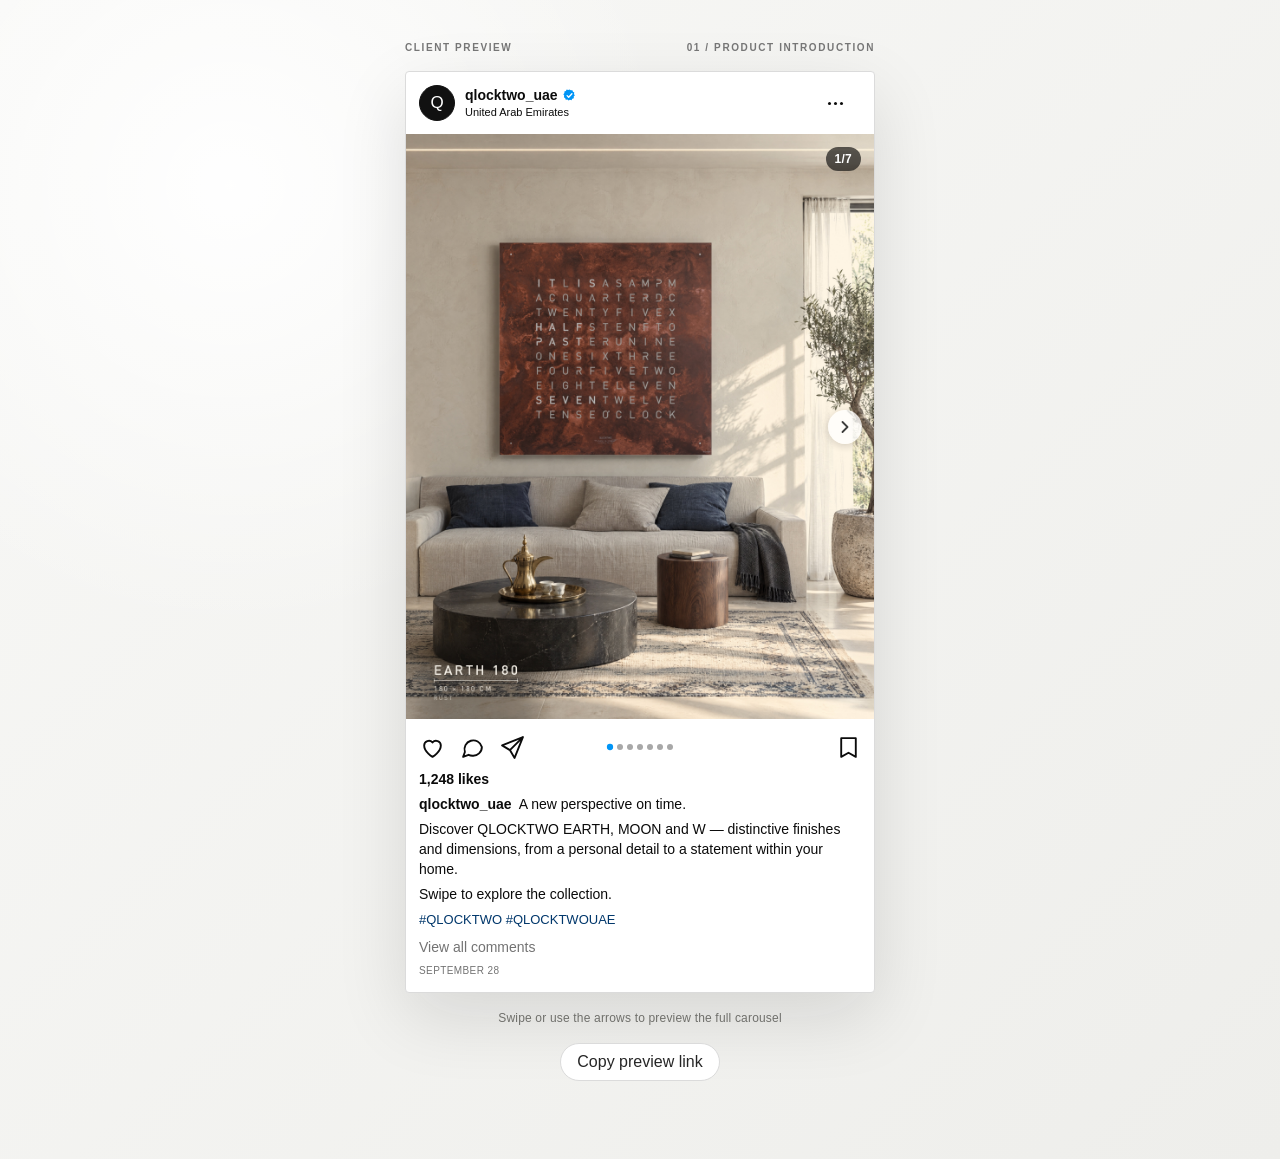
<file: index.html>
<!DOCTYPE html>
<html lang="en">
<head>
  <meta charset="UTF-8">
  <meta name="viewport" content="width=device-width, initial-scale=1.0, viewport-fit=cover">
  <meta name="theme-color" content="#fafafa">
  <meta name="description" content="QLOCKTWO UAE — Instagram carousel client preview">
  <title>QLOCKTWO UAE — Carousel Preview</title>
  <link rel="stylesheet" href="./assets/index-lr4tu1bU.css">
  <style>
    .slide img { object-fit: contain; }
    .nav-button { z-index: 2; touch-action: manipulation; }
    .nav-button svg { pointer-events: none; }
    .share-preview { border: 1px solid #dbdbdb; border-radius: 20px; padding: 9px 16px; background: #fff; color: #262626; cursor: pointer; }
    .share-status { min-height: 18px; margin: 0; color: #737373; font-size: 12px; text-align: center; }
    @media (max-width: 540px) { .nav-button { display: grid; width: 30px; height: 30px; } .share-preview { display: block; margin: 16px auto 8px; } }
  </style>
</head>
<body>
  <main class="page-shell">
    <div class="preview-label" aria-hidden="true">
      <span>CLIENT PREVIEW</span>
      <span>01 / PRODUCT INTRODUCTION</span>
    </div>

    <article class="post" aria-label="QLOCKTWO UAE Instagram post preview">
      <header class="post-header">
        <div class="avatar" aria-hidden="true">Q</div>
        <div class="account">
          <div class="account-name">
            <strong>qlocktwo_uae</strong>
            <svg class="verified" viewBox="0 0 24 24" aria-label="Verified account"><path d="M12 2.2l2.1 1.45 2.55-.18.92 2.38 2.16 1.36-.57 2.5 1.34 2.17-1.73 1.9.18 2.55-2.38.92-1.36 2.16-2.5-.57-2.17 1.34-1.9-1.73-2.55.18-.92-2.38-2.16-1.36.57-2.5L2.2 9.99l1.73-1.9-.18-2.55 2.38-.92 1.36-2.16 2.5.57L12 2.2z"/><path class="check" d="M8.2 12.2l2.45 2.45 5.2-5.3"/></svg>
          </div>
          <span class="location">United Arab Emirates</span>
        </div>
        <button class="icon-button more" type="button" aria-label="More options">
          <span></span><span></span><span></span>
        </button>
      </header>

      <section class="carousel" aria-roledescription="carousel" aria-label="QLOCKTWO product collection">
        <div class="slides" id="slides">
          <figure class="slide">
            <img src="./assets/final-2026-09-28/01_EARTH180_Rust.jpg" alt="QLOCKTWO EARTH 180 Rust, 180 × 180 CM, in an Emirati majlis" width="2160" height="2700" fetchpriority="high" draggable="false">
          </figure>
          <figure class="slide">
            <img src="./assets/final-2026-09-28/02_EARTH90_Glintscape.jpg" alt="QLOCKTWO EARTH 90 Glintscape, 90 × 90 CM, in the living room" width="2160" height="2700" draggable="false">
          </figure>
          <figure class="slide">
            <img src="./assets/final-2026-09-28/03_EARTH45_StainlessSteel.jpg" alt="QLOCKTWO EARTH 45 Stainless Steel, 45 × 45 CM, in the kitchen" width="2160" height="2700" draggable="false">
          </figure>
          <figure class="slide">
            <img src="./assets/final-2026-09-28/04_EARTH13.5_Rust.jpg" alt="QLOCKTWO EARTH 13.5 Rust, 13.5 × 13.5 CM, beside the bed" width="2160" height="2700" draggable="false">
          </figure>
          <figure class="slide">
            <img src="./assets/final-2026-09-28/05_MOON180_Nightfall-MoonGold.jpg" alt="QLOCKTWO MOON 180 Nightfall Moon Gold" width="2160" height="2700" draggable="false">
          </figure>
          <figure class="slide">
            <img src="./assets/final-2026-09-28/06_MOON90_Midnight-Gold.jpg" alt="QLOCKTWO MOON 90 Midnight Gold" width="2160" height="2700" draggable="false">
          </figure>
          <figure class="slide">
            <img src="./assets/final-2026-09-28/08_W_BlackSteel_English.jpg" alt="QLOCKTWO W Black Steel wristwatch with English face" width="2160" height="2700" draggable="false">
          </figure>
        </div>
        <div class="counter" aria-live="polite"><span id="current-slide">1</span>/<span id="total-slides">7</span></div>
        <button class="nav-button previous" id="previous" type="button" aria-label="Previous slide">
          <svg viewBox="0 0 24 24"><path d="M15 18l-6-6 6-6"/></svg>
        </button>
        <button class="nav-button next" id="next" type="button" aria-label="Next slide">
          <svg viewBox="0 0 24 24"><path d="M9 18l6-6-6-6"/></svg>
        </button>
        <div class="heart-burst" id="heart-burst" aria-hidden="true">
          <svg viewBox="0 0 24 24"><path d="M12 21s-8-4.8-8-11a4.5 4.5 0 018-2.8A4.5 4.5 0 0120 10c0 6.2-8 11-8 11z"/></svg>
        </div>
      </section>

      <section class="post-body">
        <div class="action-row">
          <div class="primary-actions">
            <button class="icon-button like-button" id="like" type="button" aria-label="Like post" aria-pressed="false">
              <svg viewBox="0 0 24 24"><path d="M12 21s-8-4.8-8-11a4.5 4.5 0 018-2.8A4.5 4.5 0 0120 10c0 6.2-8 11-8 11z"/></svg>
            </button>
            <button class="icon-button" type="button" aria-label="Comment">
              <svg viewBox="0 0 24 24"><path d="M21 11.5a8.4 8.4 0 01-9 8.4 9 9 0 01-3.8-.9L3 21l1.7-4.7A8.5 8.5 0 1121 11.5z"/></svg>
            </button>
            <button class="icon-button" type="button" aria-label="Share">
              <svg viewBox="0 0 24 24"><path d="M22 2L9.5 14.5M22 2l-8 20-4.5-7.5L2 10l20-8z"/></svg>
            </button>
          </div>
          <div class="dots" id="dots" role="tablist" aria-label="Choose a slide"></div>
          <button class="icon-button save" type="button" aria-label="Save post">
            <svg viewBox="0 0 24 24"><path d="M5 3h14v18l-7-4-7 4V3z"/></svg>
          </button>
        </div>

        <p class="likes"><span id="likes-count">1,248</span> likes</p>
        <div class="caption">
          <p><strong>qlocktwo_uae</strong> A new perspective on time.</p>
          <p>Discover QLOCKTWO EARTH, MOON and W — distinctive finishes and dimensions, from a personal detail to a statement within your home.</p>
          <p>Swipe to explore the collection.</p>
        </div>
        <p class="hashtags">#QLOCKTWO #QLOCKTWOUAE</p>
        <button class="comments" type="button">View all comments</button>
        <time datetime="2026-09-28">SEPTEMBER 28</time>
      </section>
    </article>

    <p class="swipe-note">Swipe or use the arrows to preview the full carousel</p>
    <button class="share-preview" id="share-preview" type="button">Copy preview link</button>
    <p class="share-status" id="share-status" role="status"></p>
  </main>
  <script>
    (() => {
      const slides = document.querySelector('#slides');
      const carousel = document.querySelector('.carousel');
      const previous = document.querySelector('#previous');
      const next = document.querySelector('#next');
      const currentLabel = document.querySelector('#current-slide');
      const dots = document.querySelector('#dots');
      const like = document.querySelector('#like');
      const likesCount = document.querySelector('#likes-count');
      const heartBurst = document.querySelector('#heart-burst');
      const totalSlides = slides.children.length;
      document.querySelector('#total-slides').textContent = totalSlides;
      let current = 0;
      let startX = 0;
      let dragX = 0;
      let isDragging = false;

      const dotButtons = Array.from({ length: totalSlides }, (_, index) => {
        const dot = document.createElement('button');
        dot.type = 'button';
        dot.className = 'dot';
        dot.setAttribute('role', 'tab');
        dot.setAttribute('aria-label', `Go to slide ${index + 1}`);
        dot.addEventListener('click', () => goTo(index));
        dots.append(dot);
        return dot;
      });

      function update() {
        slides.style.transform = `translateX(-${current * 100}%)`;
        currentLabel.textContent = String(current + 1);
        previous.disabled = current === 0;
        next.disabled = current === totalSlides - 1;
        dotButtons.forEach((dot, index) => {
          dot.classList.toggle('active', index === current);
          dot.setAttribute('aria-selected', String(index === current));
        });
      }

      function goTo(index) {
        current = Math.max(0, Math.min(totalSlides - 1, index));
        update();
      }

      function finishDrag() {
        if (!isDragging) return;
        isDragging = false;
        slides.classList.remove('dragging');
        const threshold = carousel.clientWidth * .1;
        if (dragX < -threshold) goTo(current + 1);
        else if (dragX > threshold) goTo(current - 1);
        else update();
        dragX = 0;
      }

      carousel.addEventListener('pointerdown', (event) => {
        if (event.target.closest('button') || !event.isPrimary || event.button !== 0) return;
        isDragging = true;
        startX = event.clientX;
        dragX = 0;
        slides.classList.add('dragging');
        carousel.setPointerCapture(event.pointerId);
      });

      carousel.addEventListener('pointermove', (event) => {
        if (!isDragging) return;
        dragX = event.clientX - startX;
        const offset = -current * carousel.clientWidth + dragX;
        slides.style.transform = `translateX(${offset}px)`;
      });

      carousel.addEventListener('pointerup', finishDrag);
      carousel.addEventListener('pointercancel', () => { isDragging = false; dragX = 0; slides.classList.remove('dragging'); update(); });
      carousel.addEventListener('lostpointercapture', finishDrag);
      previous.addEventListener('click', () => goTo(current - 1));
      next.addEventListener('click', () => goTo(current + 1));

      window.addEventListener('keydown', (event) => {
        if (event.key === 'ArrowLeft') goTo(current - 1);
        if (event.key === 'ArrowRight') goTo(current + 1);
      });

      function setLiked(nextLiked, showBurst = false) {
        like.classList.toggle('liked', nextLiked);
        like.setAttribute('aria-pressed', String(nextLiked));
        like.setAttribute('aria-label', nextLiked ? 'Unlike post' : 'Like post');
        likesCount.textContent = nextLiked ? '1,249' : '1,248';
        if (showBurst) {
          heartBurst.classList.remove('show');
          void heartBurst.offsetWidth;
          heartBurst.classList.add('show');
        }
      }

      like.addEventListener('click', () => setLiked(!like.classList.contains('liked')));
      carousel.addEventListener('dblclick', (event) => { if (!event.target.closest('button')) setLiked(true, true); });
      async function sharePreview() {
        const url = 'https://monmoneer.github.io/qlocktwo-uae-carousel-preview/?v=20260928';
        const status = document.querySelector('#share-status');
        try { await navigator.clipboard.writeText(url); status.textContent = 'Link copied — ready to share.'; }
        catch { status.textContent = url; }
      }
      document.querySelector('#share-preview').addEventListener('click', sharePreview);
      document.querySelector('[aria-label="Share"]').addEventListener('click', sharePreview);
      update();
    })();
  </script>
</body>
</html>
</file>
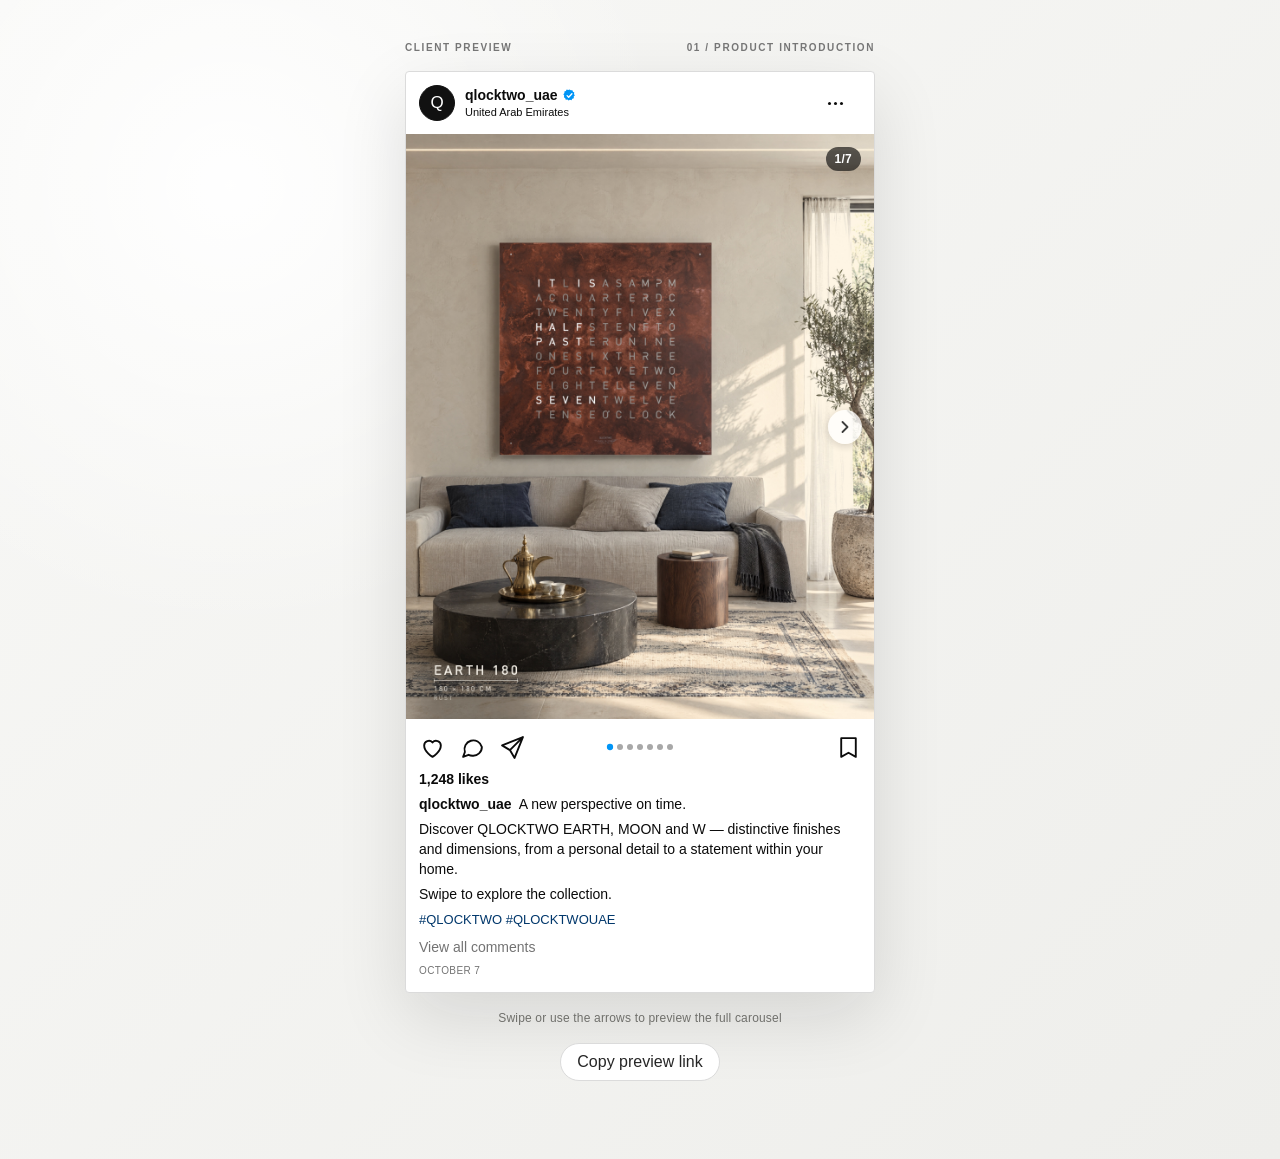
<file: collections-revised-20261007/index.html>
<!DOCTYPE html>
<html lang="en">
<head>
  <meta charset="UTF-8">
  <meta name="viewport" content="width=device-width, initial-scale=1.0, viewport-fit=cover">
  <meta name="theme-color" content="#fafafa">
  <meta name="description" content="QLOCKTWO UAE — Instagram carousel client preview">
  <title>QLOCKTWO UAE — Collections · Revised October 7</title>
  <link rel="stylesheet" href="../assets/index-lr4tu1bU.css">
  <style>
    .slide img { object-fit: contain; }
    .nav-button { z-index: 2; touch-action: manipulation; }
    .nav-button svg { pointer-events: none; }
    .share-preview { border: 1px solid #dbdbdb; border-radius: 20px; padding: 9px 16px; background: #fff; color: #262626; cursor: pointer; }
    .share-status { min-height: 18px; margin: 0; color: #737373; font-size: 12px; text-align: center; }
    @media (max-width: 540px) { .nav-button { display: grid; width: 30px; height: 30px; } .share-preview { display: block; margin: 16px auto 8px; } }
  </style>
</head>
<body>
  <main class="page-shell">
    <div class="preview-label" aria-hidden="true">
      <span>CLIENT PREVIEW</span>
      <span>01 / PRODUCT INTRODUCTION</span>
    </div>

    <article class="post" aria-label="QLOCKTWO UAE Instagram post preview">
      <header class="post-header">
        <div class="avatar" aria-hidden="true">Q</div>
        <div class="account">
          <div class="account-name">
            <strong>qlocktwo_uae</strong>
            <svg class="verified" viewBox="0 0 24 24" aria-label="Verified account"><path d="M12 2.2l2.1 1.45 2.55-.18.92 2.38 2.16 1.36-.57 2.5 1.34 2.17-1.73 1.9.18 2.55-2.38.92-1.36 2.16-2.5-.57-2.17 1.34-1.9-1.73-2.55.18-.92-2.38-2.16-1.36.57-2.5L2.2 9.99l1.73-1.9-.18-2.55 2.38-.92 1.36-2.16 2.5.57L12 2.2z"/><path class="check" d="M8.2 12.2l2.45 2.45 5.2-5.3"/></svg>
          </div>
          <span class="location">United Arab Emirates</span>
        </div>
        <button class="icon-button more" type="button" aria-label="More options">
          <span></span><span></span><span></span>
        </button>
      </header>

      <section class="carousel" aria-roledescription="carousel" aria-label="QLOCKTWO product collection">
        <div class="slides" id="slides">
          <figure class="slide">
            <img src="./images/01_EARTH180_Rust.jpg" alt="QLOCKTWO EARTH 180 Rust, 180 × 180 CM, in an Emirati majlis" width="2160" height="2700" fetchpriority="high" draggable="false">
          </figure>
          <figure class="slide">
            <img src="./images/02_EARTH90_Glintscape.jpg" alt="QLOCKTWO EARTH 90 Glintscape, 90 × 90 CM, in the living room" width="2160" height="2700" draggable="false">
          </figure>
          <figure class="slide">
            <img src="./images/03_EARTH45_StainlessSteel.jpg" alt="QLOCKTWO EARTH 45 Stainless Steel, 45 × 45 CM, in the kitchen" width="2160" height="2700" draggable="false">
          </figure>
          <figure class="slide">
            <img src="../assets/final-2026-09-28/04_EARTH13.5_Rust.jpg" alt="QLOCKTWO EARTH 13.5 Rust, 13.5 × 13.5 CM, beside the bed" width="2160" height="2700" draggable="false">
          </figure>
          <figure class="slide">
            <img src="../assets/final-2026-09-28/05_MOON180_Nightfall-MoonGold.jpg" alt="QLOCKTWO MOON 180 Nightfall Moon Gold" width="2160" height="2700" draggable="false">
          </figure>
          <figure class="slide">
            <img src="../assets/final-2026-09-28/06_MOON90_Midnight-Gold.jpg" alt="QLOCKTWO MOON 90 Midnight Gold" width="2160" height="2700" draggable="false">
          </figure>
          <figure class="slide">
            <img src="../assets/final-2026-09-28/08_W_BlackSteel_English.jpg" alt="QLOCKTWO W Black Steel wristwatch with English face" width="2160" height="2700" draggable="false">
          </figure>
        </div>
        <div class="counter" aria-live="polite"><span id="current-slide">1</span>/<span id="total-slides">7</span></div>
        <button class="nav-button previous" id="previous" type="button" aria-label="Previous slide">
          <svg viewBox="0 0 24 24"><path d="M15 18l-6-6 6-6"/></svg>
        </button>
        <button class="nav-button next" id="next" type="button" aria-label="Next slide">
          <svg viewBox="0 0 24 24"><path d="M9 18l6-6-6-6"/></svg>
        </button>
        <div class="heart-burst" id="heart-burst" aria-hidden="true">
          <svg viewBox="0 0 24 24"><path d="M12 21s-8-4.8-8-11a4.5 4.5 0 018-2.8A4.5 4.5 0 0120 10c0 6.2-8 11-8 11z"/></svg>
        </div>
      </section>

      <section class="post-body">
        <div class="action-row">
          <div class="primary-actions">
            <button class="icon-button like-button" id="like" type="button" aria-label="Like post" aria-pressed="false">
              <svg viewBox="0 0 24 24"><path d="M12 21s-8-4.8-8-11a4.5 4.5 0 018-2.8A4.5 4.5 0 0120 10c0 6.2-8 11-8 11z"/></svg>
            </button>
            <button class="icon-button" type="button" aria-label="Comment">
              <svg viewBox="0 0 24 24"><path d="M21 11.5a8.4 8.4 0 01-9 8.4 9 9 0 01-3.8-.9L3 21l1.7-4.7A8.5 8.5 0 1121 11.5z"/></svg>
            </button>
            <button class="icon-button" type="button" aria-label="Share">
              <svg viewBox="0 0 24 24"><path d="M22 2L9.5 14.5M22 2l-8 20-4.5-7.5L2 10l20-8z"/></svg>
            </button>
          </div>
          <div class="dots" id="dots" role="tablist" aria-label="Choose a slide"></div>
          <button class="icon-button save" type="button" aria-label="Save post">
            <svg viewBox="0 0 24 24"><path d="M5 3h14v18l-7-4-7 4V3z"/></svg>
          </button>
        </div>

        <p class="likes"><span id="likes-count">1,248</span> likes</p>
        <div class="caption">
          <p><strong>qlocktwo_uae</strong> A new perspective on time.</p>
          <p>Discover QLOCKTWO EARTH, MOON and W — distinctive finishes and dimensions, from a personal detail to a statement within your home.</p>
          <p>Swipe to explore the collection.</p>
        </div>
        <p class="hashtags">#QLOCKTWO #QLOCKTWOUAE</p>
        <button class="comments" type="button">View all comments</button>
        <time datetime="2026-10-07">OCTOBER 7</time>
      </section>
    </article>

    <p class="swipe-note">Swipe or use the arrows to preview the full carousel</p>
    <button class="share-preview" id="share-preview" type="button">Copy preview link</button>
    <p class="share-status" id="share-status" role="status"></p>
  </main>
  <script>
    (() => {
      const slides = document.querySelector('#slides');
      const carousel = document.querySelector('.carousel');
      const previous = document.querySelector('#previous');
      const next = document.querySelector('#next');
      const currentLabel = document.querySelector('#current-slide');
      const dots = document.querySelector('#dots');
      const like = document.querySelector('#like');
      const likesCount = document.querySelector('#likes-count');
      const heartBurst = document.querySelector('#heart-burst');
      const totalSlides = slides.children.length;
      document.querySelector('#total-slides').textContent = totalSlides;
      let current = 0;
      let startX = 0;
      let dragX = 0;
      let isDragging = false;

      const dotButtons = Array.from({ length: totalSlides }, (_, index) => {
        const dot = document.createElement('button');
        dot.type = 'button';
        dot.className = 'dot';
        dot.setAttribute('role', 'tab');
        dot.setAttribute('aria-label', `Go to slide ${index + 1}`);
        dot.addEventListener('click', () => goTo(index));
        dots.append(dot);
        return dot;
      });

      function update() {
        slides.style.transform = `translateX(-${current * 100}%)`;
        currentLabel.textContent = String(current + 1);
        previous.disabled = current === 0;
        next.disabled = current === totalSlides - 1;
        dotButtons.forEach((dot, index) => {
          dot.classList.toggle('active', index === current);
          dot.setAttribute('aria-selected', String(index === current));
        });
      }

      function goTo(index) {
        current = Math.max(0, Math.min(totalSlides - 1, index));
        update();
      }

      function finishDrag() {
        if (!isDragging) return;
        isDragging = false;
        slides.classList.remove('dragging');
        const threshold = carousel.clientWidth * .1;
        if (dragX < -threshold) goTo(current + 1);
        else if (dragX > threshold) goTo(current - 1);
        else update();
        dragX = 0;
      }

      carousel.addEventListener('pointerdown', (event) => {
        if (event.target.closest('button') || !event.isPrimary || event.button !== 0) return;
        isDragging = true;
        startX = event.clientX;
        dragX = 0;
        slides.classList.add('dragging');
        carousel.setPointerCapture(event.pointerId);
      });

      carousel.addEventListener('pointermove', (event) => {
        if (!isDragging) return;
        dragX = event.clientX - startX;
        const offset = -current * carousel.clientWidth + dragX;
        slides.style.transform = `translateX(${offset}px)`;
      });

      carousel.addEventListener('pointerup', finishDrag);
      carousel.addEventListener('pointercancel', () => { isDragging = false; dragX = 0; slides.classList.remove('dragging'); update(); });
      carousel.addEventListener('lostpointercapture', finishDrag);
      previous.addEventListener('click', () => goTo(current - 1));
      next.addEventListener('click', () => goTo(current + 1));

      window.addEventListener('keydown', (event) => {
        if (event.key === 'ArrowLeft') goTo(current - 1);
        if (event.key === 'ArrowRight') goTo(current + 1);
      });

      function setLiked(nextLiked, showBurst = false) {
        like.classList.toggle('liked', nextLiked);
        like.setAttribute('aria-pressed', String(nextLiked));
        like.setAttribute('aria-label', nextLiked ? 'Unlike post' : 'Like post');
        likesCount.textContent = nextLiked ? '1,249' : '1,248';
        if (showBurst) {
          heartBurst.classList.remove('show');
          void heartBurst.offsetWidth;
          heartBurst.classList.add('show');
        }
      }

      like.addEventListener('click', () => setLiked(!like.classList.contains('liked')));
      carousel.addEventListener('dblclick', (event) => { if (!event.target.closest('button')) setLiked(true, true); });
      async function sharePreview() {
        const url = 'https://monmoneer.github.io/qlocktwo-uae-carousel-preview/collections-revised-20261007/';
        const status = document.querySelector('#share-status');
        try { await navigator.clipboard.writeText(url); status.textContent = 'Link copied — ready to share.'; }
        catch { status.textContent = url; }
      }
      document.querySelector('#share-preview').addEventListener('click', sharePreview);
      document.querySelector('[aria-label="Share"]').addEventListener('click', sharePreview);
      update();
    })();
  </script>
</body>
</html>
</file>
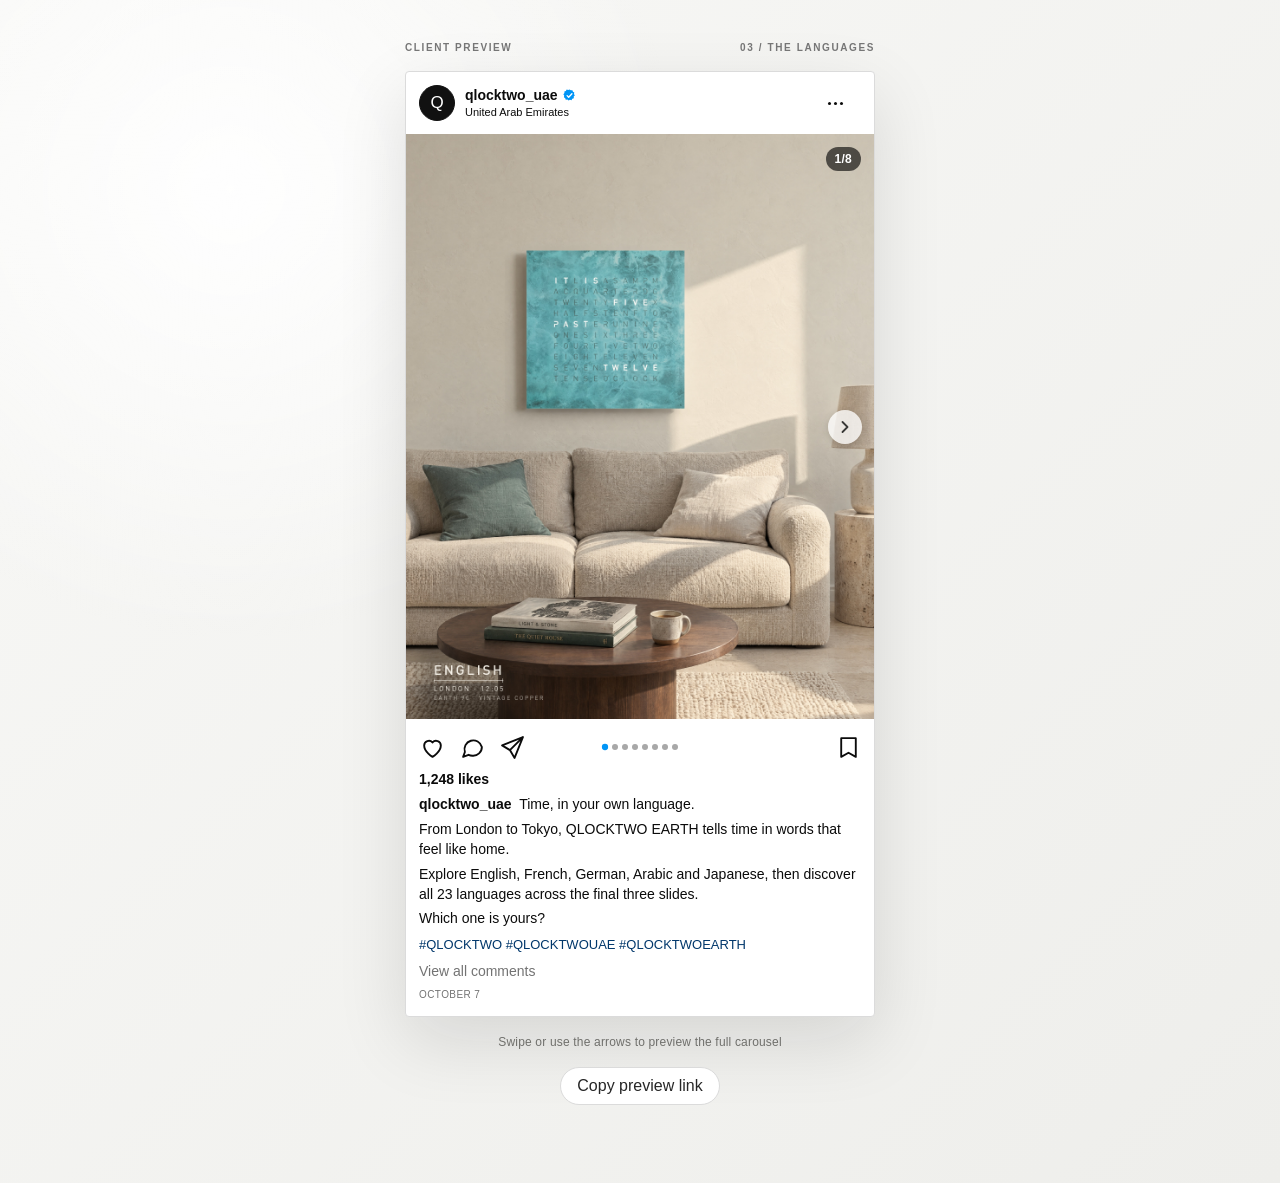
<file: languages-revised-20261007/index.html>
<!DOCTYPE html>
<html lang="en">
<head>
  <meta charset="UTF-8">
  <meta name="viewport" content="width=device-width, initial-scale=1.0, viewport-fit=cover">
  <meta name="theme-color" content="#fafafa">
  <meta name="description" content="QLOCKTWO EARTH — Time, in your own language. Instagram carousel client preview.">
  <title>QLOCKTWO UAE — The Languages · Revised October 7</title>
  <link rel="stylesheet" href="../assets/index-lr4tu1bU.css">
  <style>
    .slide img { object-fit: contain; }
    .nav-button { z-index: 2; touch-action: manipulation; }
    .nav-button svg { pointer-events: none; }
    .share-preview { border: 1px solid #dbdbdb; border-radius: 20px; padding: 9px 16px; background: #fff; color: #262626; cursor: pointer; }
    .share-status { min-height: 18px; margin: 0; color: #737373; font-size: 12px; text-align: center; }
    @media (max-width: 540px) { .nav-button { display: grid; width: 30px; height: 30px; } .share-preview { display: block; margin: 16px auto 8px; } }
  </style>
</head>
<body>
  <main class="page-shell">
    <div class="preview-label" aria-hidden="true">
      <span>CLIENT PREVIEW</span>
      <span>03 / THE LANGUAGES</span>
    </div>

    <article class="post" aria-label="QLOCKTWO UAE Instagram post preview">
      <header class="post-header">
        <div class="avatar" aria-hidden="true">Q</div>
        <div class="account">
          <div class="account-name">
            <strong>qlocktwo_uae</strong>
            <svg class="verified" viewBox="0 0 24 24" aria-label="Verified account"><path d="M12 2.2l2.1 1.45 2.55-.18.92 2.38 2.16 1.36-.57 2.5 1.34 2.17-1.73 1.9.18 2.55-2.38.92-1.36 2.16-2.5-.57-2.17 1.34-1.9-1.73-2.55.18-.92-2.38-2.16-1.36.57-2.5L2.2 9.99l1.73-1.9-.18-2.55 2.38-.92 1.36-2.16 2.5.57L12 2.2z"/><path class="check" d="M8.2 12.2l2.45 2.45 5.2-5.3"/></svg>
          </div>
          <span class="location">United Arab Emirates</span>
        </div>
        <button class="icon-button more" type="button" aria-label="More options">
          <span></span><span></span><span></span>
        </button>
      </header>

      <section class="carousel" aria-roledescription="carousel" aria-label="QLOCKTWO EARTH display languages">
        <div class="slides" id="slides">
          <figure class="slide">
            <img src="./images/01_ENGLISH_London_EARTH90_VintageCopper.jpg" alt="English — London. QLOCKTWO EARTH 90 Vintage Copper" width="2160" height="2700" fetchpriority="high" draggable="false">
          </figure>
          <figure class="slide">
            <img src="./images/02_FRENCH_Paris_EARTH90_BlackPepper.jpg" alt="French — Paris. QLOCKTWO EARTH 90 Black Pepper" width="2160" height="2700" draggable="false">
          </figure>
          <figure class="slide">
            <img src="./images/03_GERMAN_SchwaebischGmuend_EARTH90_Metamorphite.jpg" alt="German — Schwäbisch Gmünd. QLOCKTWO EARTH 90 Metamorphite" width="2160" height="2700" draggable="false">
          </figure>
          <figure class="slide">
            <img src="./images/04_ARABIC_Dubai_EARTH90_Gold.jpg" alt="Arabic — Dubai. QLOCKTWO EARTH 90 Gold" width="2160" height="2700" draggable="false">
          </figure>
          <figure class="slide">
            <img src="./images/05_JAPANESE_Tokyo_EARTH90_Rust.jpg" alt="Japanese — Tokyo. QLOCKTWO EARTH 90 Rust" width="2160" height="2700" draggable="false">
          </figure>
          <figure class="slide">
            <img src="./images/06_ALL-LANGUAGES_1of3_EARTH90_BlackPepper.jpg" alt="QLOCKTWO EARTH Black Pepper — display languages, part one of three" width="2160" height="2700" draggable="false">
          </figure>
          <figure class="slide">
            <img src="./images/07_ALL-LANGUAGES_2of3_EARTH90_BlackPepper.jpg" alt="QLOCKTWO EARTH Black Pepper — display languages, part two of three" width="2160" height="2700" draggable="false">
          </figure>
          <figure class="slide">
            <img src="./images/08_ALL-LANGUAGES_3of3_EARTH90_BlackPepper.jpg" alt="QLOCKTWO EARTH Black Pepper — display languages, part three of three" width="2160" height="2700" draggable="false">
          </figure>
        </div>
        <div class="counter" aria-live="polite"><span id="current-slide">1</span>/<span id="total-slides">8</span></div>
        <button class="nav-button previous" id="previous" type="button" aria-label="Previous slide">
          <svg viewBox="0 0 24 24"><path d="M15 18l-6-6 6-6"/></svg>
        </button>
        <button class="nav-button next" id="next" type="button" aria-label="Next slide">
          <svg viewBox="0 0 24 24"><path d="M9 18l6-6-6-6"/></svg>
        </button>
        <div class="heart-burst" id="heart-burst" aria-hidden="true">
          <svg viewBox="0 0 24 24"><path d="M12 21s-8-4.8-8-11a4.5 4.5 0 018-2.8A4.5 4.5 0 0120 10c0 6.2-8 11-8 11z"/></svg>
        </div>
      </section>

      <section class="post-body">
        <div class="action-row">
          <div class="primary-actions">
            <button class="icon-button like-button" id="like" type="button" aria-label="Like post" aria-pressed="false">
              <svg viewBox="0 0 24 24"><path d="M12 21s-8-4.8-8-11a4.5 4.5 0 018-2.8A4.5 4.5 0 0120 10c0 6.2-8 11-8 11z"/></svg>
            </button>
            <button class="icon-button" type="button" aria-label="Comment">
              <svg viewBox="0 0 24 24"><path d="M21 11.5a8.4 8.4 0 01-9 8.4 9 9 0 01-3.8-.9L3 21l1.7-4.7A8.5 8.5 0 1121 11.5z"/></svg>
            </button>
            <button class="icon-button" type="button" aria-label="Share">
              <svg viewBox="0 0 24 24"><path d="M22 2L9.5 14.5M22 2l-8 20-4.5-7.5L2 10l20-8z"/></svg>
            </button>
          </div>
          <div class="dots" id="dots" role="tablist" aria-label="Choose a slide"></div>
          <button class="icon-button save" type="button" aria-label="Save post">
            <svg viewBox="0 0 24 24"><path d="M5 3h14v18l-7-4-7 4V3z"/></svg>
          </button>
        </div>

        <p class="likes"><span id="likes-count">1,248</span> likes</p>
        <div class="caption">
          <p><strong>qlocktwo_uae</strong> Time, in your own language.</p>
          <p>From London to Tokyo, QLOCKTWO EARTH tells time in words that feel like home.</p>
          <p>Explore English, French, German, Arabic and Japanese, then discover all 23 languages across the final three slides.</p>
          <p>Which one is yours?</p>
        </div>
        <p class="hashtags">#QLOCKTWO #QLOCKTWOUAE #QLOCKTWOEARTH</p>
        <button class="comments" type="button">View all comments</button>
        <time datetime="2026-10-07">OCTOBER 7</time>
      </section>
    </article>

    <p class="swipe-note">Swipe or use the arrows to preview the full carousel</p>
    <button class="share-preview" id="share-preview" type="button">Copy preview link</button>
    <p class="share-status" id="share-status" role="status"></p>
  </main>
  <script>
    (() => {
      const slides = document.querySelector('#slides');
      const carousel = document.querySelector('.carousel');
      const previous = document.querySelector('#previous');
      const next = document.querySelector('#next');
      const currentLabel = document.querySelector('#current-slide');
      const dots = document.querySelector('#dots');
      const like = document.querySelector('#like');
      const likesCount = document.querySelector('#likes-count');
      const heartBurst = document.querySelector('#heart-burst');
      const totalSlides = slides.children.length;
      document.querySelector('#total-slides').textContent = totalSlides;
      let current = 0;
      let startX = 0;
      let dragX = 0;
      let isDragging = false;

      const dotButtons = Array.from({ length: totalSlides }, (_, index) => {
        const dot = document.createElement('button');
        dot.type = 'button';
        dot.className = 'dot';
        dot.setAttribute('role', 'tab');
        dot.setAttribute('aria-label', `Go to slide ${index + 1}`);
        dot.addEventListener('click', () => goTo(index));
        dots.append(dot);
        return dot;
      });

      function update() {
        slides.style.transform = `translateX(-${current * 100}%)`;
        currentLabel.textContent = String(current + 1);
        previous.disabled = current === 0;
        next.disabled = current === totalSlides - 1;
        dotButtons.forEach((dot, index) => {
          dot.classList.toggle('active', index === current);
          dot.setAttribute('aria-selected', String(index === current));
        });
      }

      function goTo(index) {
        current = Math.max(0, Math.min(totalSlides - 1, index));
        update();
      }

      function finishDrag() {
        if (!isDragging) return;
        isDragging = false;
        slides.classList.remove('dragging');
        const threshold = carousel.clientWidth * .1;
        if (dragX < -threshold) goTo(current + 1);
        else if (dragX > threshold) goTo(current - 1);
        else update();
        dragX = 0;
      }

      carousel.addEventListener('pointerdown', (event) => {
        if (event.target.closest('button') || !event.isPrimary || event.button !== 0) return;
        isDragging = true;
        startX = event.clientX;
        dragX = 0;
        slides.classList.add('dragging');
        carousel.setPointerCapture(event.pointerId);
      });

      carousel.addEventListener('pointermove', (event) => {
        if (!isDragging) return;
        dragX = event.clientX - startX;
        const offset = -current * carousel.clientWidth + dragX;
        slides.style.transform = `translateX(${offset}px)`;
      });

      carousel.addEventListener('pointerup', finishDrag);
      carousel.addEventListener('pointercancel', () => { isDragging = false; dragX = 0; slides.classList.remove('dragging'); update(); });
      carousel.addEventListener('lostpointercapture', finishDrag);
      previous.addEventListener('click', () => goTo(current - 1));
      next.addEventListener('click', () => goTo(current + 1));

      window.addEventListener('keydown', (event) => {
        if (event.key === 'ArrowLeft') goTo(current - 1);
        if (event.key === 'ArrowRight') goTo(current + 1);
      });

      function setLiked(nextLiked, showBurst = false) {
        like.classList.toggle('liked', nextLiked);
        like.setAttribute('aria-pressed', String(nextLiked));
        like.setAttribute('aria-label', nextLiked ? 'Unlike post' : 'Like post');
        likesCount.textContent = nextLiked ? '1,249' : '1,248';
        if (showBurst) {
          heartBurst.classList.remove('show');
          void heartBurst.offsetWidth;
          heartBurst.classList.add('show');
        }
      }

      like.addEventListener('click', () => setLiked(!like.classList.contains('liked')));
      carousel.addEventListener('dblclick', (event) => { if (!event.target.closest('button')) setLiked(true, true); });
      async function sharePreview() {
        const url = 'https://monmoneer.github.io/qlocktwo-uae-carousel-preview/languages-revised-20261007/';
        const status = document.querySelector('#share-status');
        try { await navigator.clipboard.writeText(url); status.textContent = 'Link copied — ready to share.'; }
        catch { status.textContent = url; }
      }
      document.querySelector('#share-preview').addEventListener('click', sharePreview);
      document.querySelector('[aria-label="Share"]').addEventListener('click', sharePreview);
      update();
    })();
  </script>
</body>
</html>
</file>
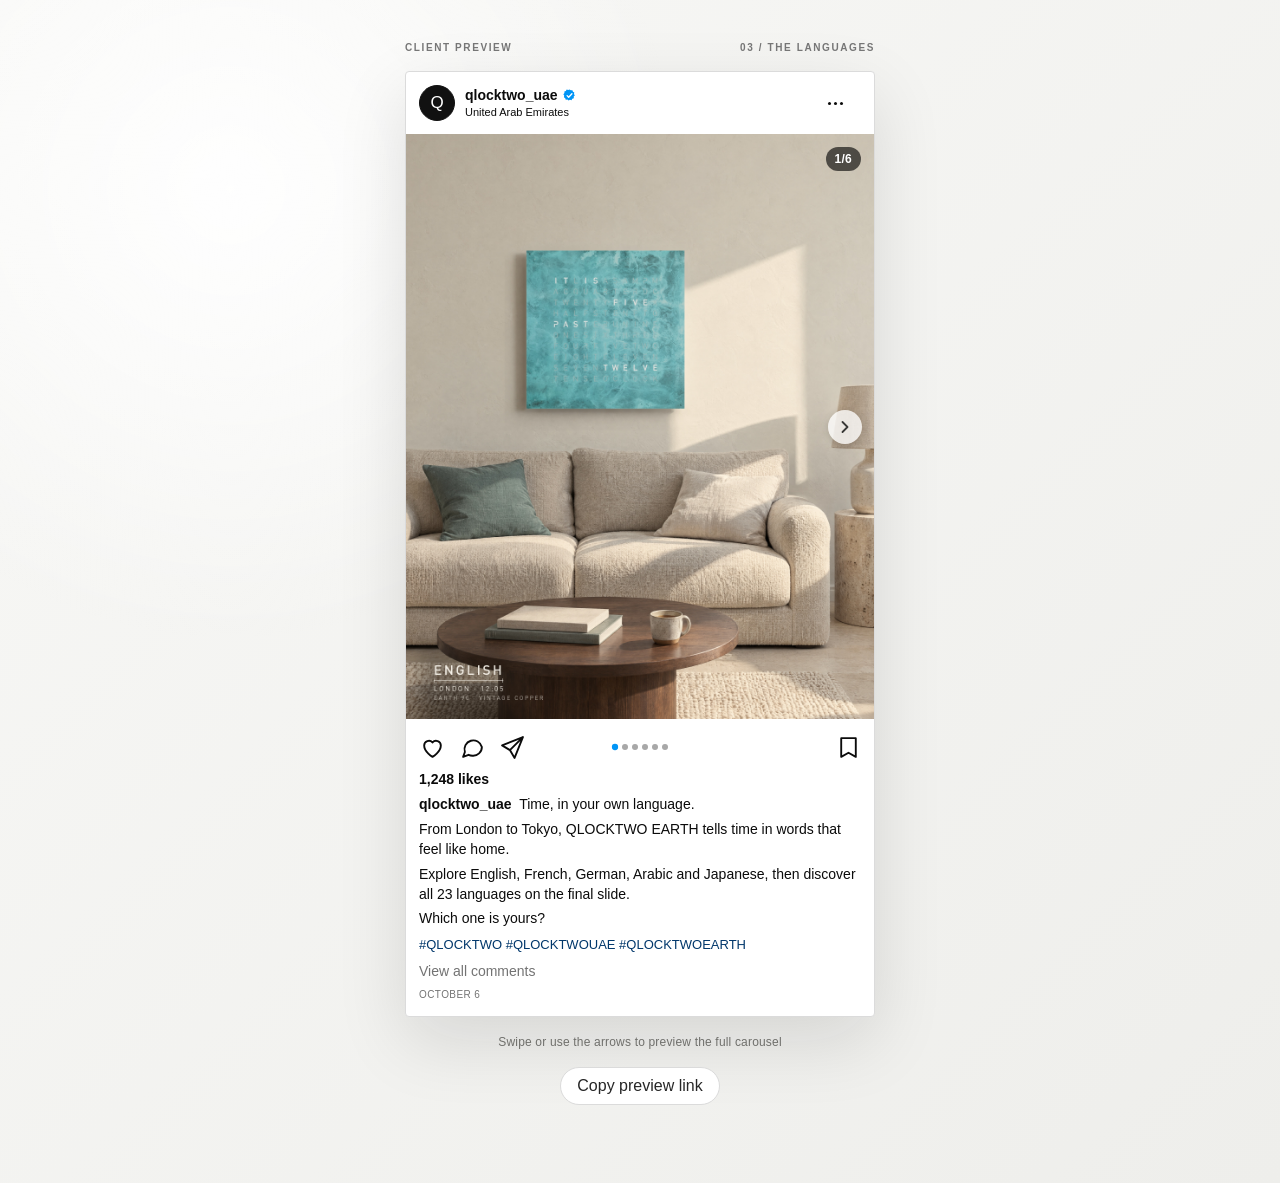
<file: languages/index.html>
<!DOCTYPE html>
<html lang="en">
<head>
  <meta charset="UTF-8">
  <meta name="viewport" content="width=device-width, initial-scale=1.0, viewport-fit=cover">
  <meta name="theme-color" content="#fafafa">
  <meta name="description" content="QLOCKTWO EARTH — Time, in your own language. Instagram carousel client preview.">
  <title>QLOCKTWO UAE — The Languages</title>
  <link rel="stylesheet" href="../assets/index-lr4tu1bU.css">
  <style>
    .slide img { object-fit: contain; }
    .nav-button { z-index: 2; touch-action: manipulation; }
    .nav-button svg { pointer-events: none; }
    .share-preview { border: 1px solid #dbdbdb; border-radius: 20px; padding: 9px 16px; background: #fff; color: #262626; cursor: pointer; }
    .share-status { min-height: 18px; margin: 0; color: #737373; font-size: 12px; text-align: center; }
    @media (max-width: 540px) { .nav-button { display: grid; width: 30px; height: 30px; } .share-preview { display: block; margin: 16px auto 8px; } }
  </style>
</head>
<body>
  <main class="page-shell">
    <div class="preview-label" aria-hidden="true">
      <span>CLIENT PREVIEW</span>
      <span>03 / THE LANGUAGES</span>
    </div>

    <article class="post" aria-label="QLOCKTWO UAE Instagram post preview">
      <header class="post-header">
        <div class="avatar" aria-hidden="true">Q</div>
        <div class="account">
          <div class="account-name">
            <strong>qlocktwo_uae</strong>
            <svg class="verified" viewBox="0 0 24 24" aria-label="Verified account"><path d="M12 2.2l2.1 1.45 2.55-.18.92 2.38 2.16 1.36-.57 2.5 1.34 2.17-1.73 1.9.18 2.55-2.38.92-1.36 2.16-2.5-.57-2.17 1.34-1.9-1.73-2.55.18-.92-2.38-2.16-1.36.57-2.5L2.2 9.99l1.73-1.9-.18-2.55 2.38-.92 1.36-2.16 2.5.57L12 2.2z"/><path class="check" d="M8.2 12.2l2.45 2.45 5.2-5.3"/></svg>
          </div>
          <span class="location">United Arab Emirates</span>
        </div>
        <button class="icon-button more" type="button" aria-label="More options">
          <span></span><span></span><span></span>
        </button>
      </header>

      <section class="carousel" aria-roledescription="carousel" aria-label="QLOCKTWO EARTH display languages">
        <div class="slides" id="slides">
          <figure class="slide">
            <img src="./images/01_ENGLISH_London_EARTH90_VintageCopper.jpg" alt="English — London. QLOCKTWO EARTH 90 Vintage Copper" width="2160" height="2700" fetchpriority="high" draggable="false">
          </figure>
          <figure class="slide">
            <img src="./images/02_FRENCH_Paris_EARTH90_SilverGold.jpg" alt="French — Paris. QLOCKTWO EARTH 90 Silver &amp; Gold" width="2160" height="2700" draggable="false">
          </figure>
          <figure class="slide">
            <img src="./images/03_GERMAN_Berlin_EARTH90_Metamorphite.jpg" alt="German — Berlin. QLOCKTWO EARTH 90 Metamorphite" width="2160" height="2700" draggable="false">
          </figure>
          <figure class="slide">
            <img src="./images/04_ARABIC_Dubai_EARTH90_Gold.jpg" alt="Arabic — Dubai. QLOCKTWO EARTH 90 Gold" width="2160" height="2700" draggable="false">
          </figure>
          <figure class="slide">
            <img src="./images/05_JAPANESE_Tokyo_EARTH90_Rust.jpg" alt="Japanese — Tokyo. QLOCKTWO EARTH 90 Rust" width="2160" height="2700" draggable="false">
          </figure>
          <figure class="slide">
            <img src="./images/06_ALL-LANGUAGES_EARTH90.jpg" alt="QLOCKTWO EARTH — a showcase of 23 display languages. Which one is yours?" width="2160" height="2700" draggable="false">
          </figure>
        </div>
        <div class="counter" aria-live="polite"><span id="current-slide">1</span>/<span id="total-slides">6</span></div>
        <button class="nav-button previous" id="previous" type="button" aria-label="Previous slide">
          <svg viewBox="0 0 24 24"><path d="M15 18l-6-6 6-6"/></svg>
        </button>
        <button class="nav-button next" id="next" type="button" aria-label="Next slide">
          <svg viewBox="0 0 24 24"><path d="M9 18l6-6-6-6"/></svg>
        </button>
        <div class="heart-burst" id="heart-burst" aria-hidden="true">
          <svg viewBox="0 0 24 24"><path d="M12 21s-8-4.8-8-11a4.5 4.5 0 018-2.8A4.5 4.5 0 0120 10c0 6.2-8 11-8 11z"/></svg>
        </div>
      </section>

      <section class="post-body">
        <div class="action-row">
          <div class="primary-actions">
            <button class="icon-button like-button" id="like" type="button" aria-label="Like post" aria-pressed="false">
              <svg viewBox="0 0 24 24"><path d="M12 21s-8-4.8-8-11a4.5 4.5 0 018-2.8A4.5 4.5 0 0120 10c0 6.2-8 11-8 11z"/></svg>
            </button>
            <button class="icon-button" type="button" aria-label="Comment">
              <svg viewBox="0 0 24 24"><path d="M21 11.5a8.4 8.4 0 01-9 8.4 9 9 0 01-3.8-.9L3 21l1.7-4.7A8.5 8.5 0 1121 11.5z"/></svg>
            </button>
            <button class="icon-button" type="button" aria-label="Share">
              <svg viewBox="0 0 24 24"><path d="M22 2L9.5 14.5M22 2l-8 20-4.5-7.5L2 10l20-8z"/></svg>
            </button>
          </div>
          <div class="dots" id="dots" role="tablist" aria-label="Choose a slide"></div>
          <button class="icon-button save" type="button" aria-label="Save post">
            <svg viewBox="0 0 24 24"><path d="M5 3h14v18l-7-4-7 4V3z"/></svg>
          </button>
        </div>

        <p class="likes"><span id="likes-count">1,248</span> likes</p>
        <div class="caption">
          <p><strong>qlocktwo_uae</strong> Time, in your own language.</p>
          <p>From London to Tokyo, QLOCKTWO EARTH tells time in words that feel like home.</p>
          <p>Explore English, French, German, Arabic and Japanese, then discover all 23 languages on the final slide.</p>
          <p>Which one is yours?</p>
        </div>
        <p class="hashtags">#QLOCKTWO #QLOCKTWOUAE #QLOCKTWOEARTH</p>
        <button class="comments" type="button">View all comments</button>
        <time datetime="2026-10-06">OCTOBER 6</time>
      </section>
    </article>

    <p class="swipe-note">Swipe or use the arrows to preview the full carousel</p>
    <button class="share-preview" id="share-preview" type="button">Copy preview link</button>
    <p class="share-status" id="share-status" role="status"></p>
  </main>
  <script>
    (() => {
      const slides = document.querySelector('#slides');
      const carousel = document.querySelector('.carousel');
      const previous = document.querySelector('#previous');
      const next = document.querySelector('#next');
      const currentLabel = document.querySelector('#current-slide');
      const dots = document.querySelector('#dots');
      const like = document.querySelector('#like');
      const likesCount = document.querySelector('#likes-count');
      const heartBurst = document.querySelector('#heart-burst');
      const totalSlides = slides.children.length;
      document.querySelector('#total-slides').textContent = totalSlides;
      let current = 0;
      let startX = 0;
      let dragX = 0;
      let isDragging = false;

      const dotButtons = Array.from({ length: totalSlides }, (_, index) => {
        const dot = document.createElement('button');
        dot.type = 'button';
        dot.className = 'dot';
        dot.setAttribute('role', 'tab');
        dot.setAttribute('aria-label', `Go to slide ${index + 1}`);
        dot.addEventListener('click', () => goTo(index));
        dots.append(dot);
        return dot;
      });

      function update() {
        slides.style.transform = `translateX(-${current * 100}%)`;
        currentLabel.textContent = String(current + 1);
        previous.disabled = current === 0;
        next.disabled = current === totalSlides - 1;
        dotButtons.forEach((dot, index) => {
          dot.classList.toggle('active', index === current);
          dot.setAttribute('aria-selected', String(index === current));
        });
      }

      function goTo(index) {
        current = Math.max(0, Math.min(totalSlides - 1, index));
        update();
      }

      function finishDrag() {
        if (!isDragging) return;
        isDragging = false;
        slides.classList.remove('dragging');
        const threshold = carousel.clientWidth * .1;
        if (dragX < -threshold) goTo(current + 1);
        else if (dragX > threshold) goTo(current - 1);
        else update();
        dragX = 0;
      }

      carousel.addEventListener('pointerdown', (event) => {
        if (event.target.closest('button') || !event.isPrimary || event.button !== 0) return;
        isDragging = true;
        startX = event.clientX;
        dragX = 0;
        slides.classList.add('dragging');
        carousel.setPointerCapture(event.pointerId);
      });

      carousel.addEventListener('pointermove', (event) => {
        if (!isDragging) return;
        dragX = event.clientX - startX;
        const offset = -current * carousel.clientWidth + dragX;
        slides.style.transform = `translateX(${offset}px)`;
      });

      carousel.addEventListener('pointerup', finishDrag);
      carousel.addEventListener('pointercancel', () => { isDragging = false; dragX = 0; slides.classList.remove('dragging'); update(); });
      carousel.addEventListener('lostpointercapture', finishDrag);
      previous.addEventListener('click', () => goTo(current - 1));
      next.addEventListener('click', () => goTo(current + 1));

      window.addEventListener('keydown', (event) => {
        if (event.key === 'ArrowLeft') goTo(current - 1);
        if (event.key === 'ArrowRight') goTo(current + 1);
      });

      function setLiked(nextLiked, showBurst = false) {
        like.classList.toggle('liked', nextLiked);
        like.setAttribute('aria-pressed', String(nextLiked));
        like.setAttribute('aria-label', nextLiked ? 'Unlike post' : 'Like post');
        likesCount.textContent = nextLiked ? '1,249' : '1,248';
        if (showBurst) {
          heartBurst.classList.remove('show');
          void heartBurst.offsetWidth;
          heartBurst.classList.add('show');
        }
      }

      like.addEventListener('click', () => setLiked(!like.classList.contains('liked')));
      carousel.addEventListener('dblclick', (event) => { if (!event.target.closest('button')) setLiked(true, true); });
      async function sharePreview() {
        const url = 'https://monmoneer.github.io/qlocktwo-uae-carousel-preview/languages/?v=20261006';
        const status = document.querySelector('#share-status');
        try { await navigator.clipboard.writeText(url); status.textContent = 'Link copied — ready to share.'; }
        catch { status.textContent = url; }
      }
      document.querySelector('#share-preview').addEventListener('click', sharePreview);
      document.querySelector('[aria-label="Share"]').addEventListener('click', sharePreview);
      update();
    })();
  </script>
</body>
</html>
</file>
<file: assets/index-lr4tu1bU.css>
@tailwind base;@tailwind components;@tailwind utilities;@font-face{font-family:DIN Pro;src:url(./DINPro-Light-CNKFfbd8.woff2) format("woff2");font-style:normal;font-weight:300;font-display:swap}@font-face{font-family:DIN Pro;src:url(./DINPro-Regular-DeRUcit3.woff2) format("woff2");font-style:normal;font-weight:400;font-display:swap}@font-face{font-family:DIN Pro;src:url(./DINPro-Medium-DYBwyF3B.woff2) format("woff2");font-style:normal;font-weight:500;font-display:swap}:root{font-family:-apple-system,BlinkMacSystemFont,Segoe UI,Helvetica,Arial,sans-serif;color:#0b0b0b;background:#f4f4f2;font-synthesis:none;text-rendering:optimizeLegibility}*{box-sizing:border-box}body{margin:0;min-width:320px;min-height:100vh;background:radial-gradient(circle at 18% 16%,rgba(255,255,255,.95),transparent 28rem),linear-gradient(135deg,#f8f8f6,#eeeeeb)}button{font:inherit}.page-shell{width:100%;min-height:100vh;display:grid;justify-items:center;align-content:center;gap:18px;padding:42px 20px}.preview-label{width:min(100%,470px);display:flex;justify-content:space-between;color:#777;font-size:10px;font-weight:600;letter-spacing:.16em}.post{width:min(100%,470px);overflow:hidden;background:#fff;border:1px solid #dbdbdb;border-radius:4px;box-shadow:0 24px 70px #1414121f}.post-header{height:62px;display:flex;align-items:center;padding:10px 13px}.avatar{width:36px;height:36px;display:grid;place-items:center;flex:0 0 auto;border:1px solid #111;border-radius:50%;background:#111;color:#fff;font-family:Arial,sans-serif;font-size:17px;font-weight:300}.account{margin-left:10px;line-height:1.15}.account-name{display:flex;align-items:center;gap:4px;font-size:14px}.verified{width:15px;height:15px;fill:#0095f6}.verified .check{fill:none;stroke:#fff;stroke-width:2.2;stroke-linecap:round;stroke-linejoin:round}.location{display:block;margin-top:3px;font-size:11px}.icon-button{width:40px;height:40px;display:grid;place-items:center;padding:7px;border:0;background:transparent;color:#0b0b0b;cursor:pointer}.icon-button svg{width:25px;height:25px;fill:none;stroke:currentColor;stroke-width:1.8;stroke-linecap:round;stroke-linejoin:round}.more{margin-left:auto;display:flex;gap:3px}.more span{width:3px;height:3px;border-radius:50%;background:currentColor}.carousel{position:relative;overflow:hidden;aspect-ratio:4 / 5;background:#ecece9;touch-action:pan-y;-webkit-user-select:none;user-select:none}.slides{display:flex;width:100%;height:100%;transition:transform .48s cubic-bezier(.22,.78,.28,1);will-change:transform}.slides.dragging{transition:none}.slide{position:relative;flex:0 0 100%;width:100%;height:100%;margin:0}.slide img{width:100%;height:100%;display:block;object-fit:cover}.product-label{position:absolute;left:20px;bottom:20px;display:grid;gap:8px;width:min(310px,calc(100% - 40px));padding-left:15px;color:#171714;border-left:2px solid rgba(23,23,20,.9);text-transform:uppercase;pointer-events:none}.product-label--light{color:#f1ece2;border-left-color:#f1ece2;text-shadow:0 1px 7px rgba(0,0,0,.72)}.product-label strong{display:flex;align-items:center;gap:13px;font-family:DIN Pro,sans-serif;font-size:17px;font-weight:500;line-height:1;letter-spacing:.28em}.product-label strong:after{content:"";height:1px;flex:1;background:currentColor;opacity:.34}.product-label span{font-family:DIN Pro,sans-serif;font-size:10px;font-weight:400;line-height:1.45;letter-spacing:.23em}.counter{position:absolute;top:13px;right:13px;padding:5px 9px;border-radius:16px;background:#0000009e;color:#fff;font-size:12px;font-weight:600;letter-spacing:.02em;-webkit-backdrop-filter:blur(8px);backdrop-filter:blur(8px)}.nav-button{position:absolute;top:50%;width:34px;height:34px;display:grid;place-items:center;transform:translateY(-50%);border:0;border-radius:50%;background:#ffffffd1;color:#323232;box-shadow:0 2px 10px #0000002e;cursor:pointer;opacity:.94;transition:opacity .2s,transform .2s}.nav-button:hover{transform:translateY(-50%) scale(1.06)}.nav-button:disabled{opacity:0;pointer-events:none}.nav-button svg{width:20px;height:20px;fill:none;stroke:currentColor;stroke-width:2.2;stroke-linecap:round;stroke-linejoin:round}.previous{left:12px}.next{right:12px}.heart-burst{position:absolute;top:0;right:0;bottom:0;left:0;display:grid;place-items:center;pointer-events:none;opacity:0}.heart-burst svg{width:92px;height:92px;fill:#fff;filter:drop-shadow(0 3px 12px rgba(0,0,0,.25))}.heart-burst.show{animation:heart-pop .85s ease-out}@keyframes heart-pop{0%{opacity:0;transform:scale(.25)}20%{opacity:1;transform:scale(1.15)}38%{transform:scale(.95)}70%{opacity:1;transform:scale(1)}to{opacity:0;transform:scale(.8)}}.post-body{padding:4px 13px 16px}.action-row{min-height:48px;display:grid;grid-template-columns:1fr auto 1fr;align-items:center;margin:0 -7px}.primary-actions{display:flex}.save{justify-self:end}.dots{display:flex;gap:4px;align-items:center;justify-content:center}.dot{width:6px;height:6px;padding:0;border:0;border-radius:50%;background:#a8a8a8;cursor:pointer;transition:background .2s,transform .2s}.dot.active{background:#0095f6;transform:scale(1.05)}.like-button.liked{color:#ed4956}.like-button.liked svg{fill:currentColor;stroke:currentColor;animation:like-pop .28s ease-out}@keyframes like-pop{50%{transform:scale(1.25)}}.likes{margin:0 0 8px;font-size:14px;font-weight:650}.caption{font-size:14px;line-height:1.42}.caption p{margin:0 0 5px}.caption strong{margin-right:4px}.hashtags{margin:7px 0 0;color:#00376b;font-size:13px;line-height:1.4}.comments{padding:0;margin-top:9px;border:0;background:transparent;color:#737373;font-size:14px;cursor:pointer}time{display:block;margin-top:9px;color:#737373;font-size:10px;letter-spacing:.04em}.swipe-note{margin:0;color:#6f6f6b;font-size:12px;letter-spacing:.015em}@media(max-width:540px){body{background:#fff}.page-shell{display:block;min-height:0;padding:0}.preview-label,.swipe-note{display:none}.post{width:100%;border:0;border-radius:0;box-shadow:none}.nav-button{display:none}.post-header{height:58px;padding-inline:12px}.post-body{padding-bottom:calc(18px + env(safe-area-inset-bottom))}}@media(prefers-reduced-motion:reduce){.slides{transition:none}*,*:before,*:after{animation-duration:.01ms!important;animation-iteration-count:1!important}}
</file>
